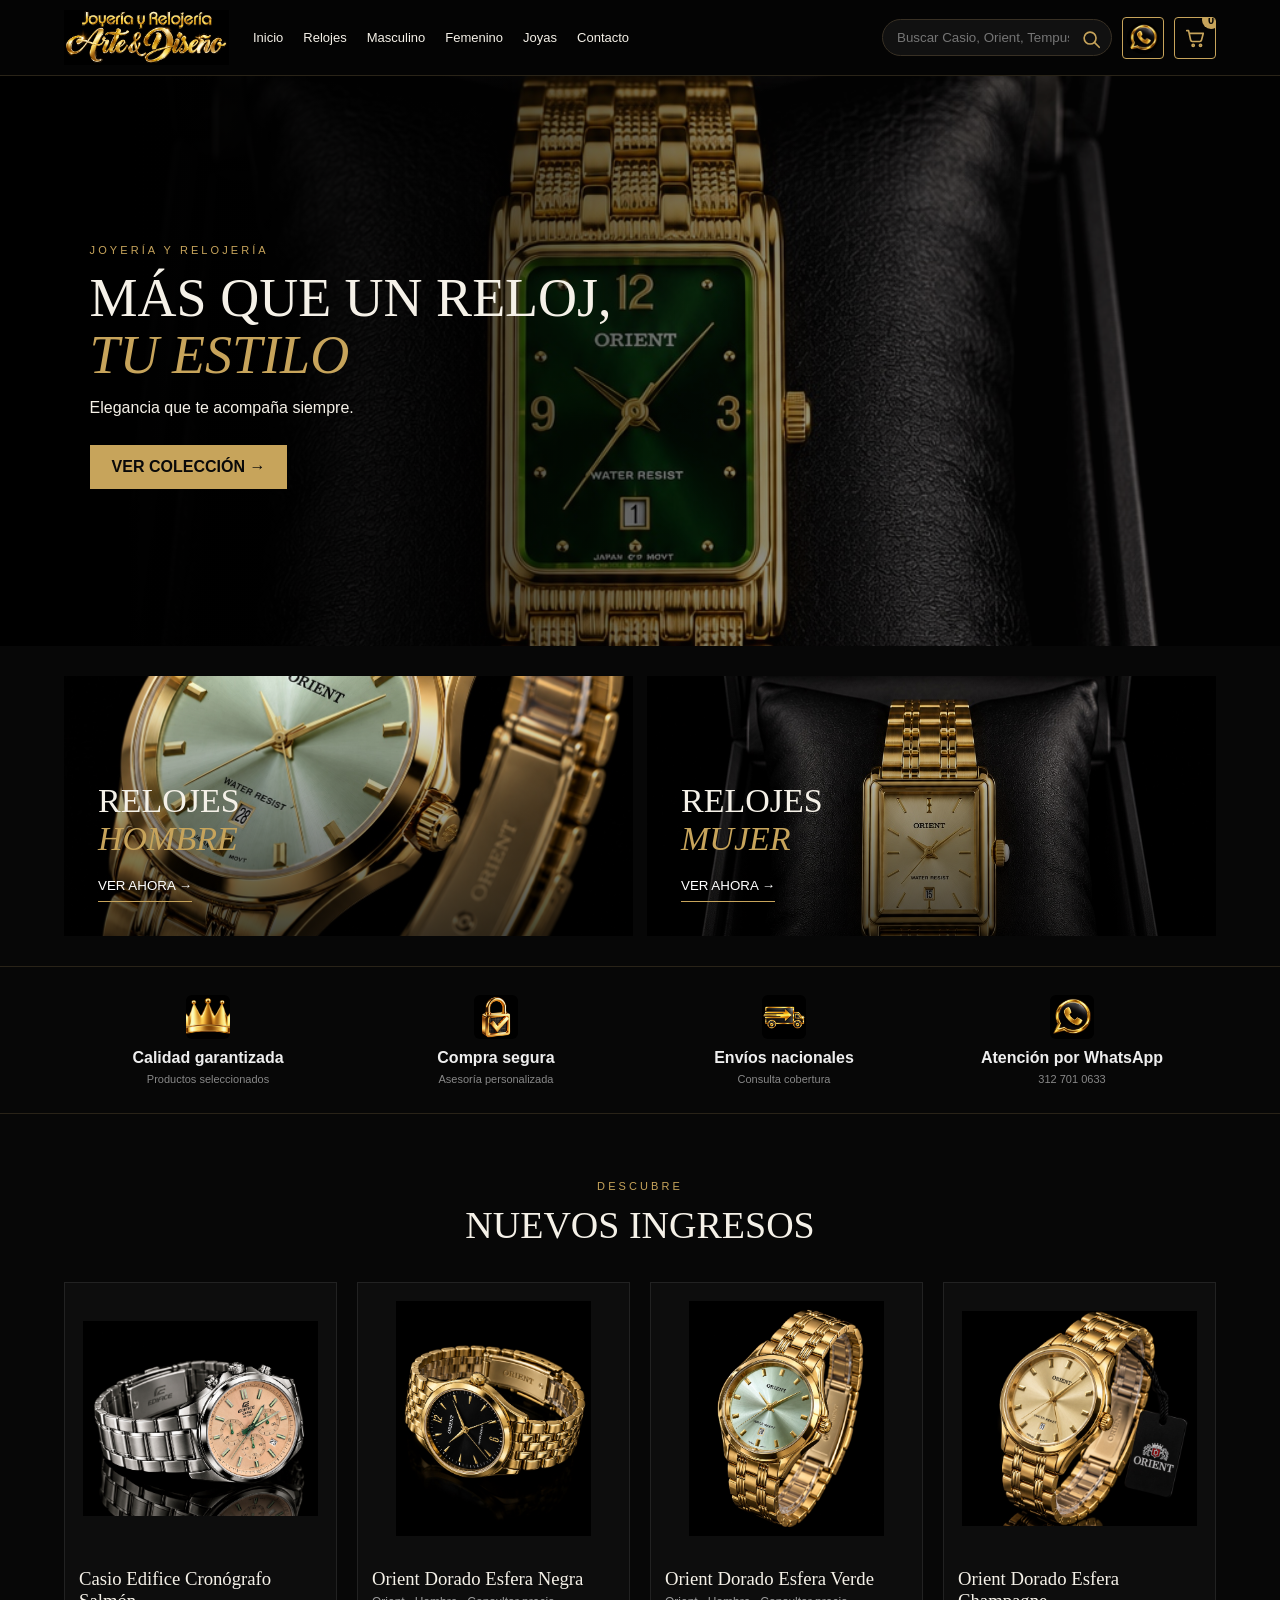
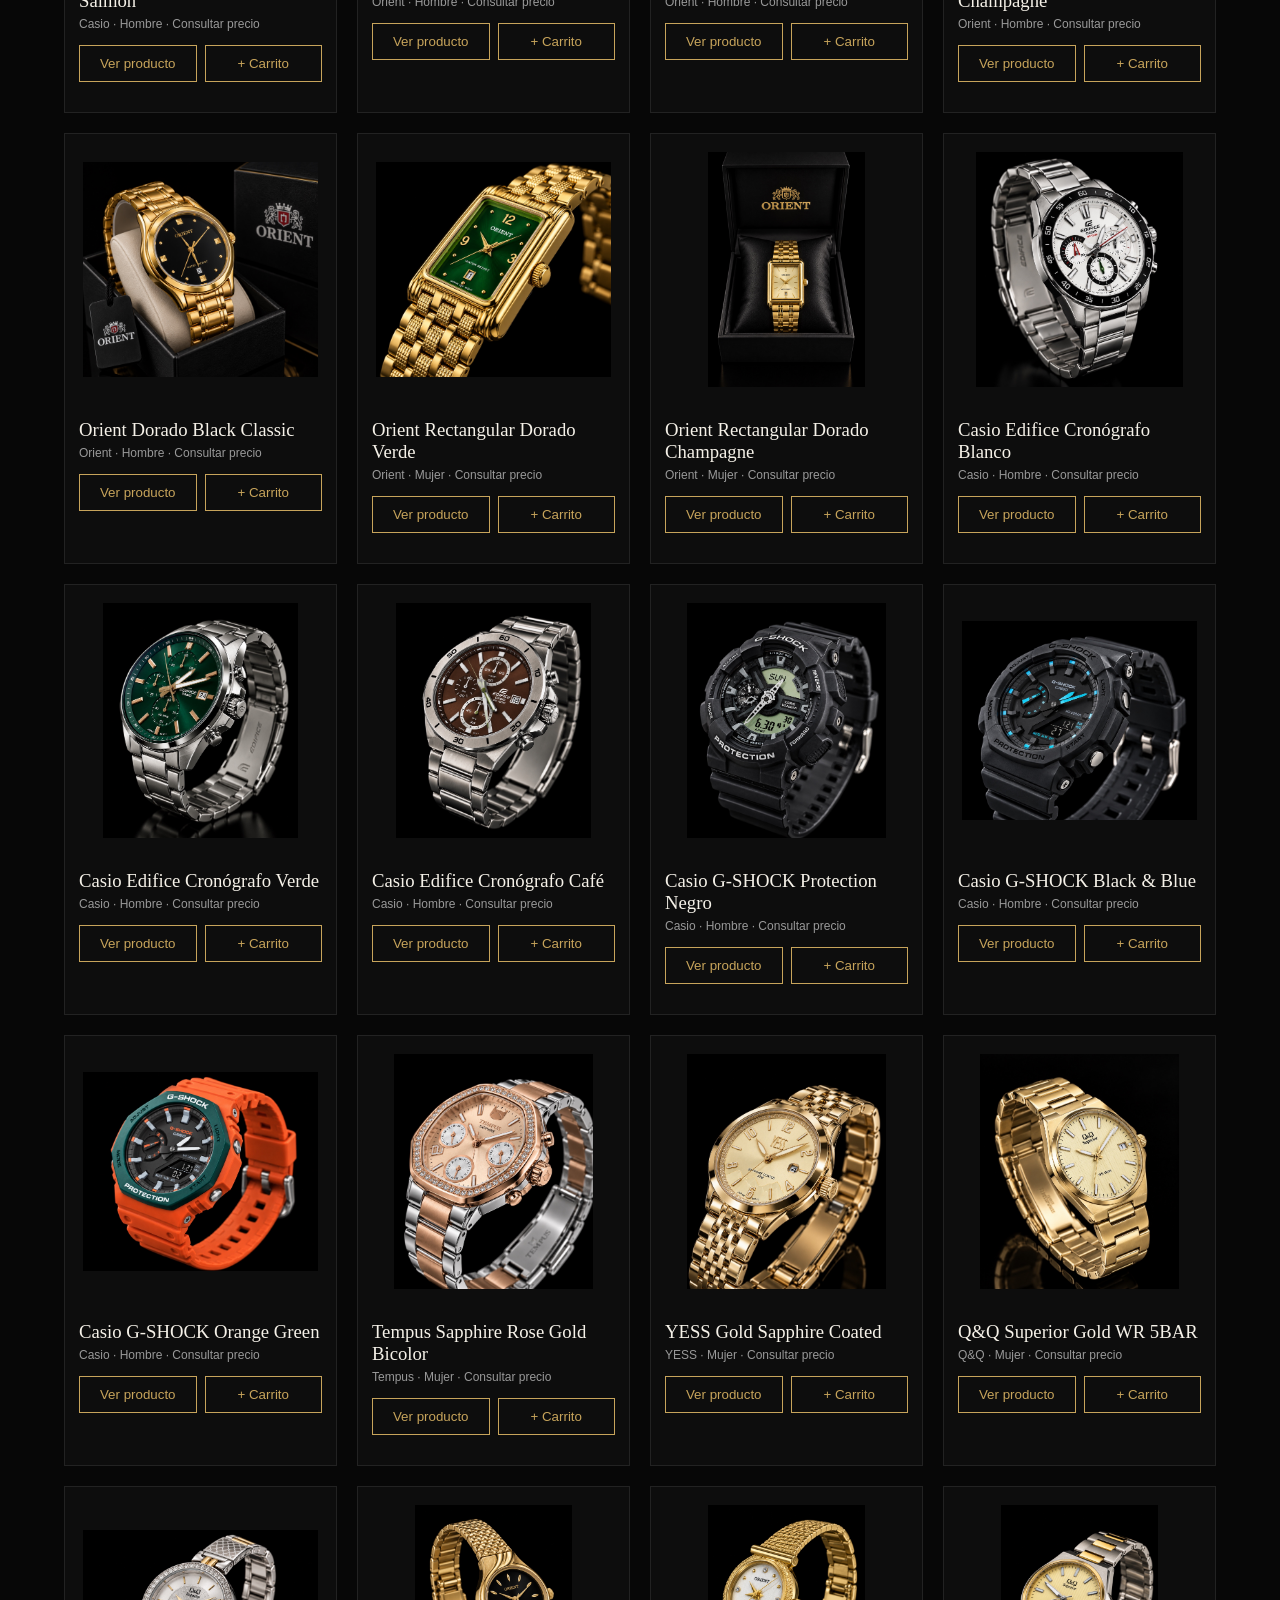
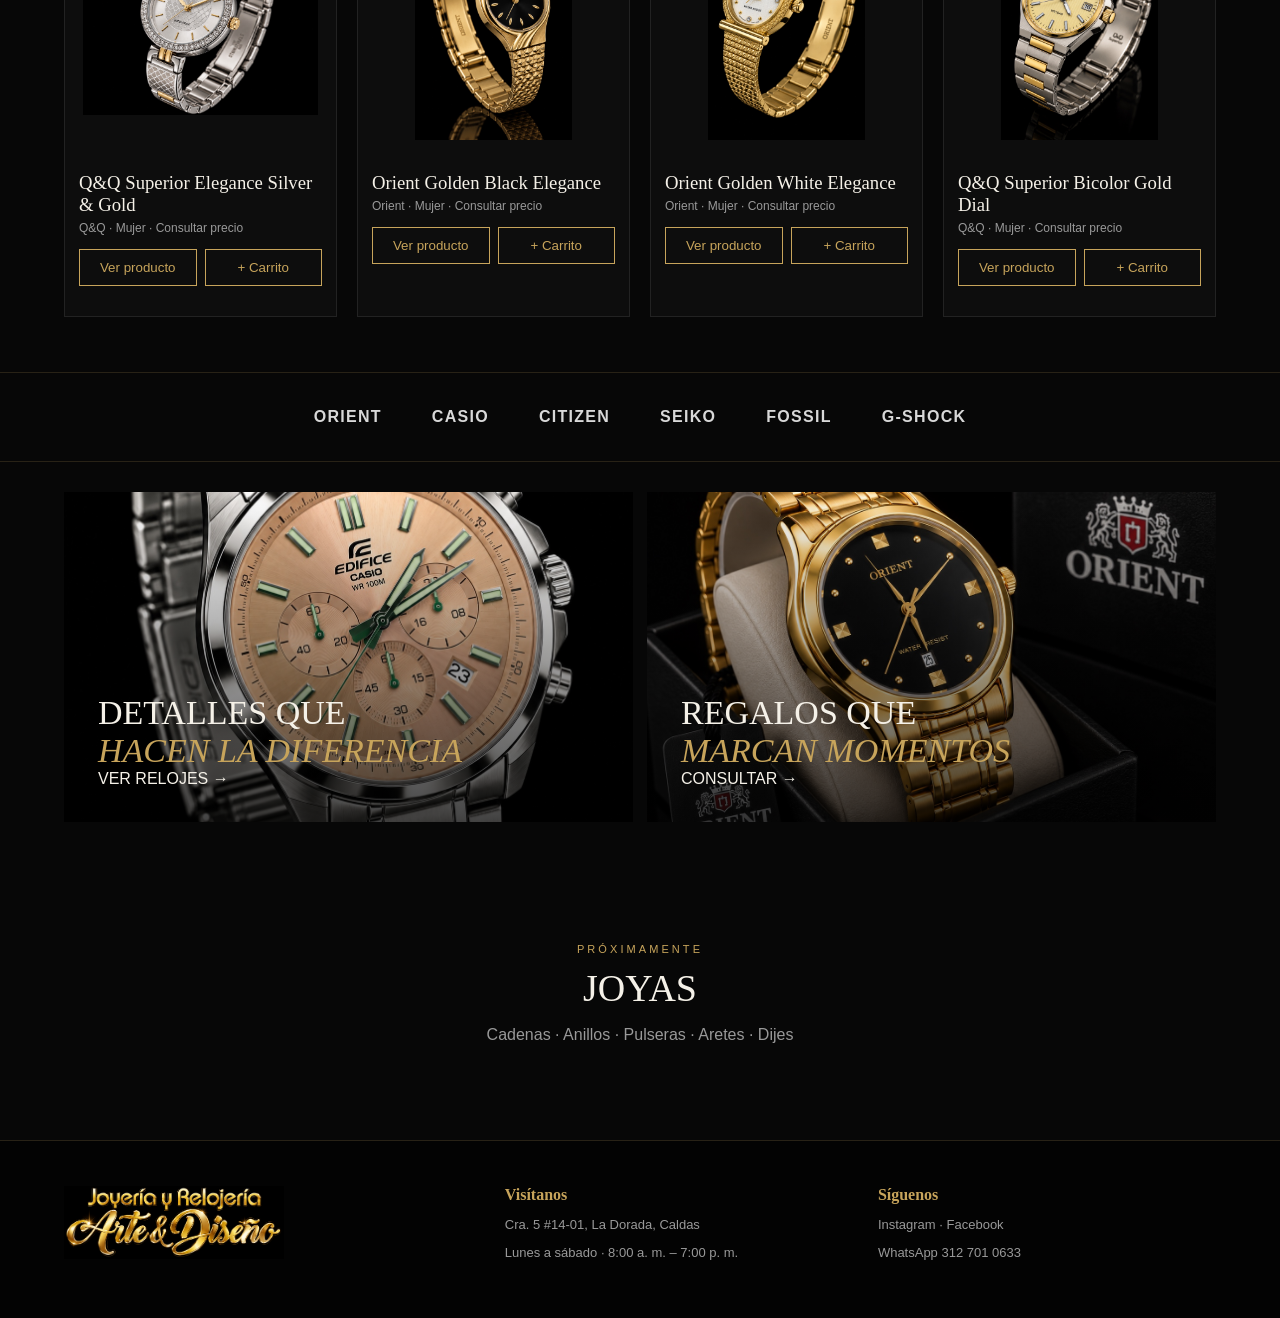
<file: arte-diseno-web/arte-diseno-web/index.html>
<!doctype html><html lang="es"><head><meta charset="utf-8"><meta name="viewport" content="width=device-width,initial-scale=1"><title>Joyería y Relojería Arte & Diseño</title><link rel="stylesheet" href="styles.css"></head><body id="inicio">
<header><a href="#inicio"><img src="assets/logo.png" class="logo" alt="Arte & Diseño"></a><button class="menu" onclick="document.querySelector('nav').classList.toggle('open')">☰</button><nav><a href="#inicio">Inicio</a><a href="#productos">Relojes</a><a href="#productos" data-filter="Hombre">Masculino</a><a href="#productos" data-filter="Mujer">Femenino</a><a href="#joyas">Joyas</a><a href="#contacto">Contacto</a></nav><div class="tools"><div class="search-wrap"><input id="search" placeholder="Buscar Casio, Orient, Tempus, Q&Q..."><button id="searchBtn" class="search-icon" aria-label="Buscar"><svg viewBox="0 0 24 24" aria-hidden="true"><circle cx="11" cy="11" r="6.5"></circle><path d="M16 16l5 5"></path></svg></button></div><a class="wa-icon" href="https://wa.me/573127010633" aria-label="WhatsApp"><img src="assets/whatsapp.jpeg" alt="WhatsApp"></a><button id="cartBtn" class="cart-icon" aria-label="Carrito de compras"><svg viewBox="0 0 24 24" aria-hidden="true"><path d="M3 4h2l2.2 10.2a2 2 0 0 0 2 1.6h7.9a2 2 0 0 0 2-1.6L21 7H6"></path><circle cx="10" cy="20" r="1.2"></circle><circle cx="18" cy="20" r="1.2"></circle></svg><b id="cartCount">0</b></button></div></header>
<main><section class="hero"><img src="assets/hero.jpeg"><div><p class="eyebrow">JOYERÍA Y RELOJERÍA</p><h1>MÁS QUE UN RELOJ,<br><em>TU ESTILO</em></h1><p>Elegancia que te acompaña siempre.</p><a href="#productos" class="gold">VER COLECCIÓN →</a></div></section>
<section class="categories"><article style="background-image:url('assets/banner-men.jpeg')"><h2>RELOJES<br><em>HOMBRE</em></h2><button data-filter="Hombre">VER AHORA →</button></article><article style="background-image:url('assets/banner-women.jpeg')"><h2>RELOJES<br><em>MUJER</em></h2><button data-filter="Mujer">VER AHORA →</button></article></section>
<section class="benefits"><div><img class="benefit-img" src="assets/corona.jpeg" alt="Calidad garantizada"><b>Calidad garantizada</b><span>Productos seleccionados</span></div><div><img class="benefit-img" src="assets/candado.jpeg" alt="Compra segura"><b>Compra segura</b><span>Asesoría personalizada</span></div><div><img class="benefit-img" src="assets/envios.jpeg" alt="Envíos nacionales"><b>Envíos nacionales</b><span>Consulta cobertura</span></div><div><a class="benefit-link" href="https://wa.me/573127010633"><img class="benefit-img" src="assets/whatsapp.jpeg" alt="WhatsApp"><b>Atención por WhatsApp</b><span>312 701 0633</span></a></div></section>
<section id="productos" class="products"><p class="eyebrow">DESCUBRE</p><h2>NUEVOS INGRESOS</h2><div id="grid" class="grid"></div></section>
<section class="brands"><span>ORIENT</span><span>CASIO</span><span>CITIZEN</span><span>SEIKO</span><span>FOSSIL</span><span>G-SHOCK</span></section>
<section class="promos"><article style="background-image:url('assets/banner-detail.jpeg')"><h2>DETALLES QUE<br><em>HACEN LA DIFERENCIA</em></h2><a href="#productos">VER RELOJES →</a></article><article style="background-image:url('assets/banner-gift.jpeg')"><h2>REGALOS QUE<br><em>MARCAN MOMENTOS</em></h2><a href="https://wa.me/573127010633">CONSULTAR →</a></article></section>
<section id="joyas" class="coming"><p class="eyebrow">PRÓXIMAMENTE</p><h2>JOYAS</h2><p>Cadenas · Anillos · Pulseras · Aretes · Dijes</p></section></main>
<footer id="contacto"><img src="assets/logo.png"><div><b>Visítanos</b><p>Cra. 5 #14-01, La Dorada, Caldas</p><p>Lunes a sábado · 8:00 a. m. – 7:00 p. m.</p></div><div><b>Síguenos</b><p><a href="https://www.instagram.com/joyas_arte_ladorada">Instagram</a> · <a href="https://www.facebook.com/share/1EaRgYuDEn/?mibextid=wwXIfr">Facebook</a></p><p><a href="https://wa.me/573127010633">WhatsApp 312 701 0633</a></p></div></footer>
<div id="modal" class="modal"><div class="modalbox"><button class="close" onclick="closeModal()">×</button><div id="modalContent"></div></div></div><aside id="cart" class="cart"><button onclick="toggleCart()">×</button><h2>Tu selección</h2><div id="cartItems"></div><a id="cartWa" class="gold">Consultar por WhatsApp</a></aside>
<script src="app.js"></script></body></html>
</file>
<file: arte-diseno-web/arte-diseno-web/styles.css>
:root{--gold:#c7a45b;--black:#070707;--soft:#151515}
*{box-sizing:border-box}
html{scroll-behavior:smooth}
body{margin:0;background:var(--black);color:#f5f1e8;font-family:Arial,sans-serif}
a{color:inherit;text-decoration:none}

header{position:sticky;top:0;z-index:10;background:#050505ee;border-bottom:1px solid #2a2418;display:flex;align-items:center;gap:24px;padding:10px 5vw}
.logo{width:165px;display:block}
nav{display:flex;gap:20px;font-size:13px}
nav a:hover{color:var(--gold)}

.tools{margin-left:auto;display:flex;align-items:center;gap:10px}
.tools input{width:230px;background:#111;border:1px solid #383024;color:white;border-radius:20px;padding:10px 14px}
.tools button,.wa{border:1px solid var(--gold);background:transparent;color:var(--gold);padding:9px 12px;border-radius:4px}
.menu{display:none;background:none;color:var(--gold);border:0;font-size:24px}

.hero{min-height:570px;position:relative;overflow:hidden;display:flex;align-items:center;padding:7vw}
.hero img{position:absolute;inset:0;width:100%;height:100%;object-fit:cover;opacity:.65}
.hero:after{content:"";position:absolute;inset:0;background:linear-gradient(90deg,#000 10%,transparent 70%)}
.hero div{position:relative;z-index:1;max-width:620px}

.eyebrow{letter-spacing:.28em;color:var(--gold);font-size:11px}

.hero h1,.products h2,.coming h2,.categories h2,.promos h2{
font-family:Georgia,'Times New Roman',serif;
font-weight:400
}

.hero h1{font-size:54px;line-height:1.05;margin:14px 0}
.hero em,.categories em,.promos em{color:var(--gold);font-style:italic}

.gold{display:inline-block;background:var(--gold);color:#090909;padding:13px 22px;font-weight:700;margin-top:12px}

.categories,.promos{
display:grid;
grid-template-columns:1fr 1fr;
gap:14px;
padding:30px 5vw
}

.categories article,.promos article{
min-height:260px;
background-size:cover;
background-position:center;
position:relative;
padding:34px;
display:flex;
flex-direction:column;
justify-content:flex-end
}

.categories article:after,.promos article:after{
content:"";
position:absolute;
inset:0;
background:linear-gradient(0deg,#000b,transparent)
}

.categories h2,.categories button,.promos h2,.promos a{z-index:1;margin:0}
.categories h2,.promos h2{font-size:34px}

.categories button{
align-self:flex-start;
margin-top:12px;
background:none;
border:0;
color:#fff;
border-bottom:1px solid var(--gold);
padding:8px 0
}

.benefits{
display:grid;
grid-template-columns:repeat(4,1fr);
padding:28px 5vw;
border-block:1px solid #292318
}

.benefits div{display:grid;text-align:center;gap:6px;color:var(--gold)}
.benefits b{color:#eee}
.benefits span{font-size:11px;color:#888}

.products{text-align:center;padding:55px 5vw}
.products h2,.coming h2{font-size:38px;margin:8px}

.grid{
display:grid;
grid-template-columns:repeat(4,1fr);
gap:20px;
margin-top:35px
}

.card{
text-align:left;
background:#0d0d0d;
border:1px solid #222;
padding-bottom:16px;
overflow:hidden
}

/* CORRECCIÓN DE LAS FOTOS DE LOS RELOJES */
.card img{
width:100%;
aspect-ratio:1/1;
object-fit:contain;
object-position:center;
background:#0d0d0d;
padding:18px;
display:block
}

.card h3{
font-family:Georgia,serif;
font-weight:400;
margin:14px 14px 5px
}

.card p{margin:0 14px;color:#999;font-size:12px}
.card .actions{display:flex;gap:8px;margin:14px}

.card button{
flex:1;
padding:10px;
background:transparent;
border:1px solid var(--gold);
color:var(--gold)
}

.brands{
display:flex;
justify-content:center;
flex-wrap:wrap;
gap:50px;
padding:35px 5vw;
border-block:1px solid #282216;
color:#d8d8d8;
font-weight:700;
letter-spacing:.08em
}

.promos article{min-height:330px}

.coming{
text-align:center;
padding:80px 20px;
border-bottom:1px solid #282216
}

.coming p:last-child{color:#999}

footer{
display:grid;
grid-template-columns:1.2fr 1fr 1fr;
gap:35px;
padding:45px 5vw;
background:#030303
}

footer img{width:220px}
footer b{color:var(--gold);font-family:Georgia,serif}
footer p{color:#999;font-size:13px}
footer a:hover{color:var(--gold)}

.modal{
display:none;
position:fixed;
z-index:30;
inset:0;
background:#000c;
padding:4vw;
overflow:auto
}

.modal.show{display:block}

.modalbox{
max-width:1000px;
margin:auto;
background:#0d0d0d;
border:1px solid #4a3c20;
padding:25px;
position:relative
}

.close{
position:absolute;
right:15px;
top:10px;
font-size:28px;
background:none;
border:0;
color:white
}

.detail{
display:grid;
grid-template-columns:1.1fr 1fr;
gap:30px
}

.gallery-main{
width:100%;
aspect-ratio:1/1;
object-fit:cover
}

.thumbs{
display:flex;
gap:8px;
margin-top:8px
}

.thumbs img{
width:75px;
height:75px;
object-fit:cover;
border:1px solid #444
}

.detail h2{
font-family:Georgia,serif;
font-size:34px
}

.detail li{margin:8px 0;color:#bbb}

.cart{
position:fixed;
z-index:40;
right:-420px;
top:0;
width:min(390px,92vw);
height:100%;
background:#0b0b0b;
border-left:1px solid var(--gold);
padding:25px;
transition:.3s
}

.cart.open{right:0}

.cart>button{
float:right;
background:none;
border:0;
color:#fff;
font-size:24px
}

.cart h2{font-family:Georgia,serif}

.cart-item{
border-bottom:1px solid #292318;
padding:12px 0
}

.cart-item small{color:#999}
.cart-item button{background:none;color:#c7a45b;border:0}

.cart .gold{
width:100%;
text-align:center;
margin-top:20px
}

.empty{color:#888}
.hide{display:none!important}

/* ICONOS Y BUSCADOR */
.search-wrap{
position:relative;
display:flex;
align-items:center;
flex:1
}

.search-wrap input{padding-right:42px}

.search-icon{
position:absolute;
right:3px;
width:36px;
height:34px;
border:0!important;
padding:7px!important;
display:grid;
place-items:center
}

.search-icon svg,.cart-icon svg{
width:22px;
height:22px;
fill:none;
stroke:var(--gold);
stroke-width:1.8;
stroke-linecap:round;
stroke-linejoin:round
}

.wa-icon,.cart-icon{
width:42px;
height:42px;
display:flex;
align-items:center;
justify-content:center;
border:1px solid var(--gold);
background:transparent;
border-radius:4px;
overflow:hidden;
flex:0 0 42px
}

.wa-icon img{
width:32px;
height:32px;
object-fit:cover;
border-radius:50%
}

.cart-icon{
position:relative;
padding:0!important
}

.cart-icon b{
position:absolute;
right:-5px;
top:-7px;
background:var(--gold);
color:#090909;
border-radius:10px;
min-width:18px;
height:18px;
padding:0 4px;
display:flex;
align-items:center;
justify-content:center;
font-size:11px!important
}

.benefit-img{
width:44px;
height:44px;
object-fit:cover;
margin:0 auto 4px;
border-radius:6px
}

.benefit-link{
display:grid;
text-align:center;
gap:6px
}

.benefit-link b{color:#eee}
.benefit-link span{font-size:11px;color:#888}

/* TABLET Y CELULAR */
@media(max-width:850px){
header{flex-wrap:wrap}
.menu{display:block;margin-left:auto}
nav{display:none;order:3;width:100%;flex-direction:column;padding:12px 0}
nav.open{display:flex}
.tools{order:4;width:100%;margin:0}
.tools input{flex:1;width:auto}
.wa{display:none}
.hero{min-height:520px;padding:30px}
.hero h1{font-size:39px}
.categories,.promos{grid-template-columns:1fr;padding:14px}
.benefits{grid-template-columns:1fr 1fr;gap:25px}
.grid{grid-template-columns:1fr 1fr;gap:12px}
.detail{grid-template-columns:1fr}
footer{grid-template-columns:1fr}
.brands{gap:25px}
.logo{width:145px}
.search-wrap{min-width:0}
.search-wrap input{width:100%}
.wa-icon{display:flex}
}

@media(max-width:520px){
.grid{grid-template-columns:1fr}
.hero h1{font-size:34px}
.tools button{font-size:0}
.tools button b{font-size:12px}
.categories h2,.promos h2{font-size:29px}
.search-icon{font-size:initial!important}
.cart-icon{font-size:initial!important}
}
</file>
